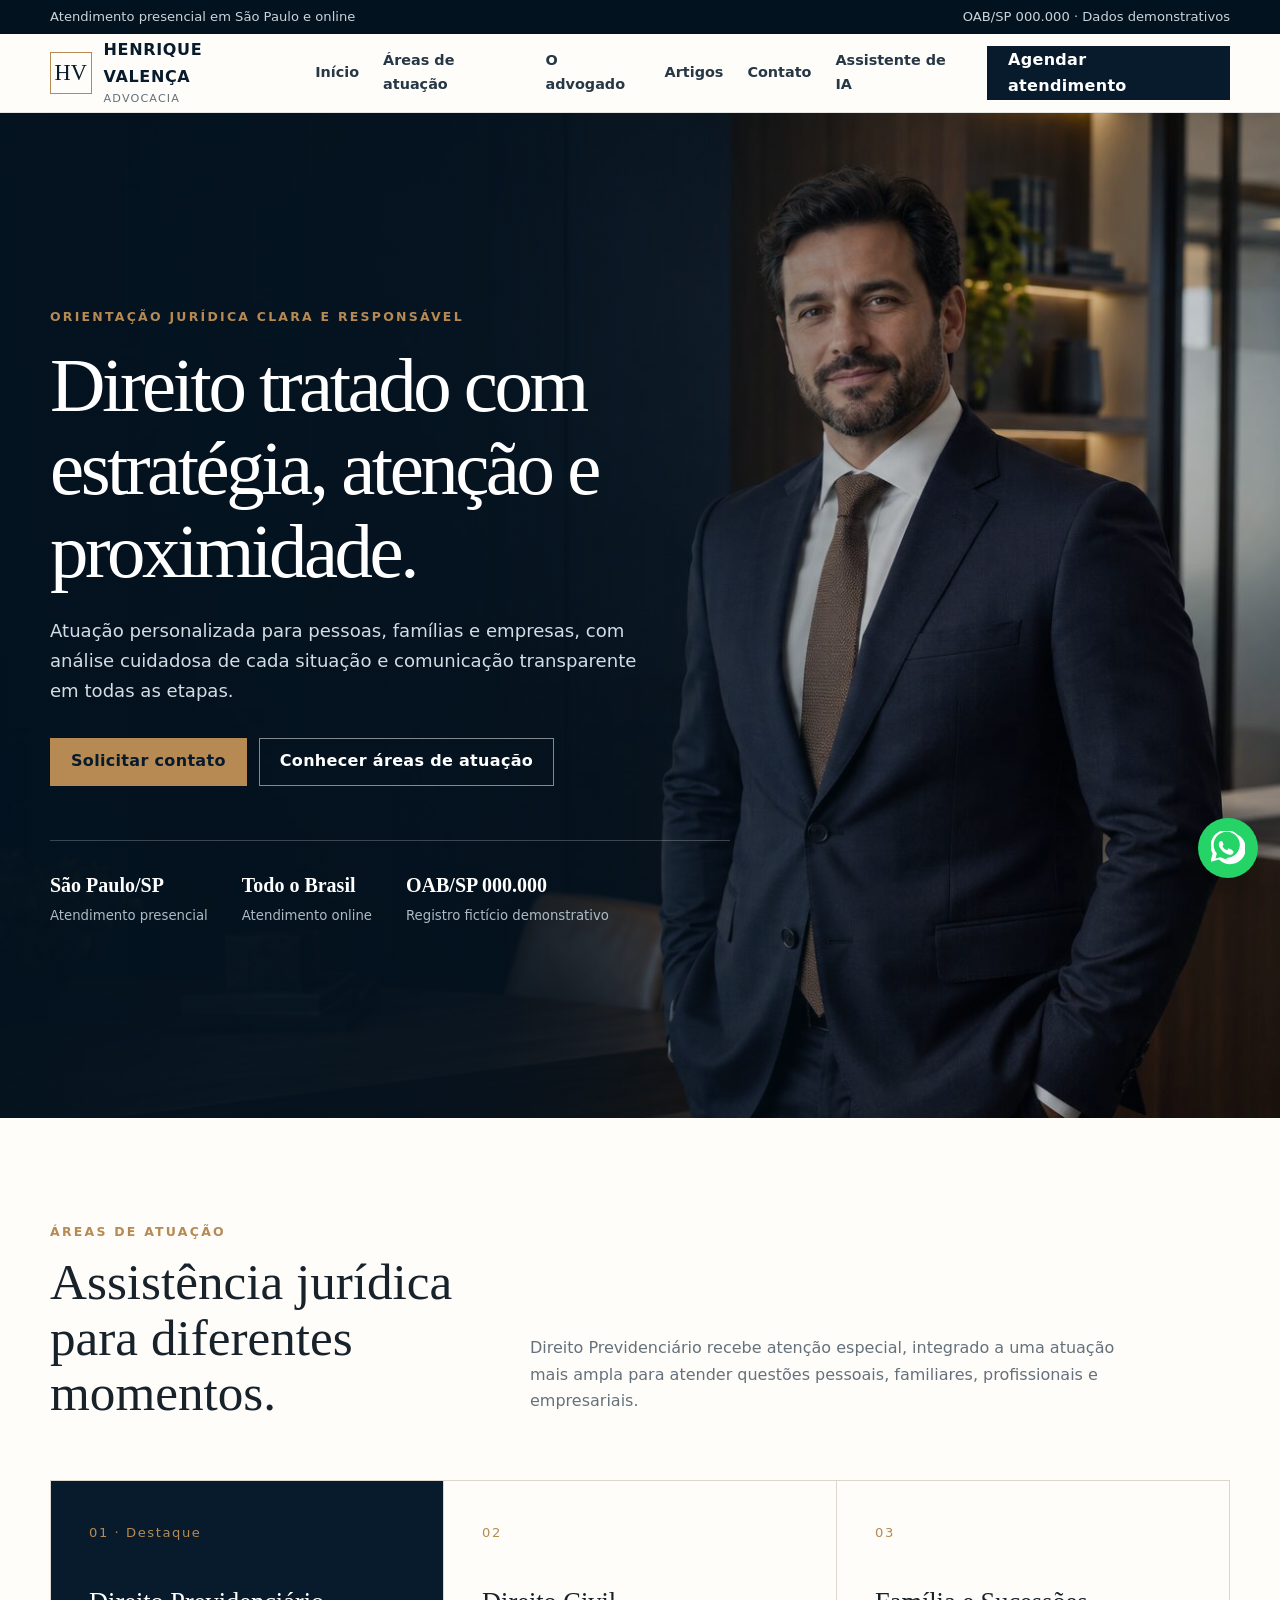
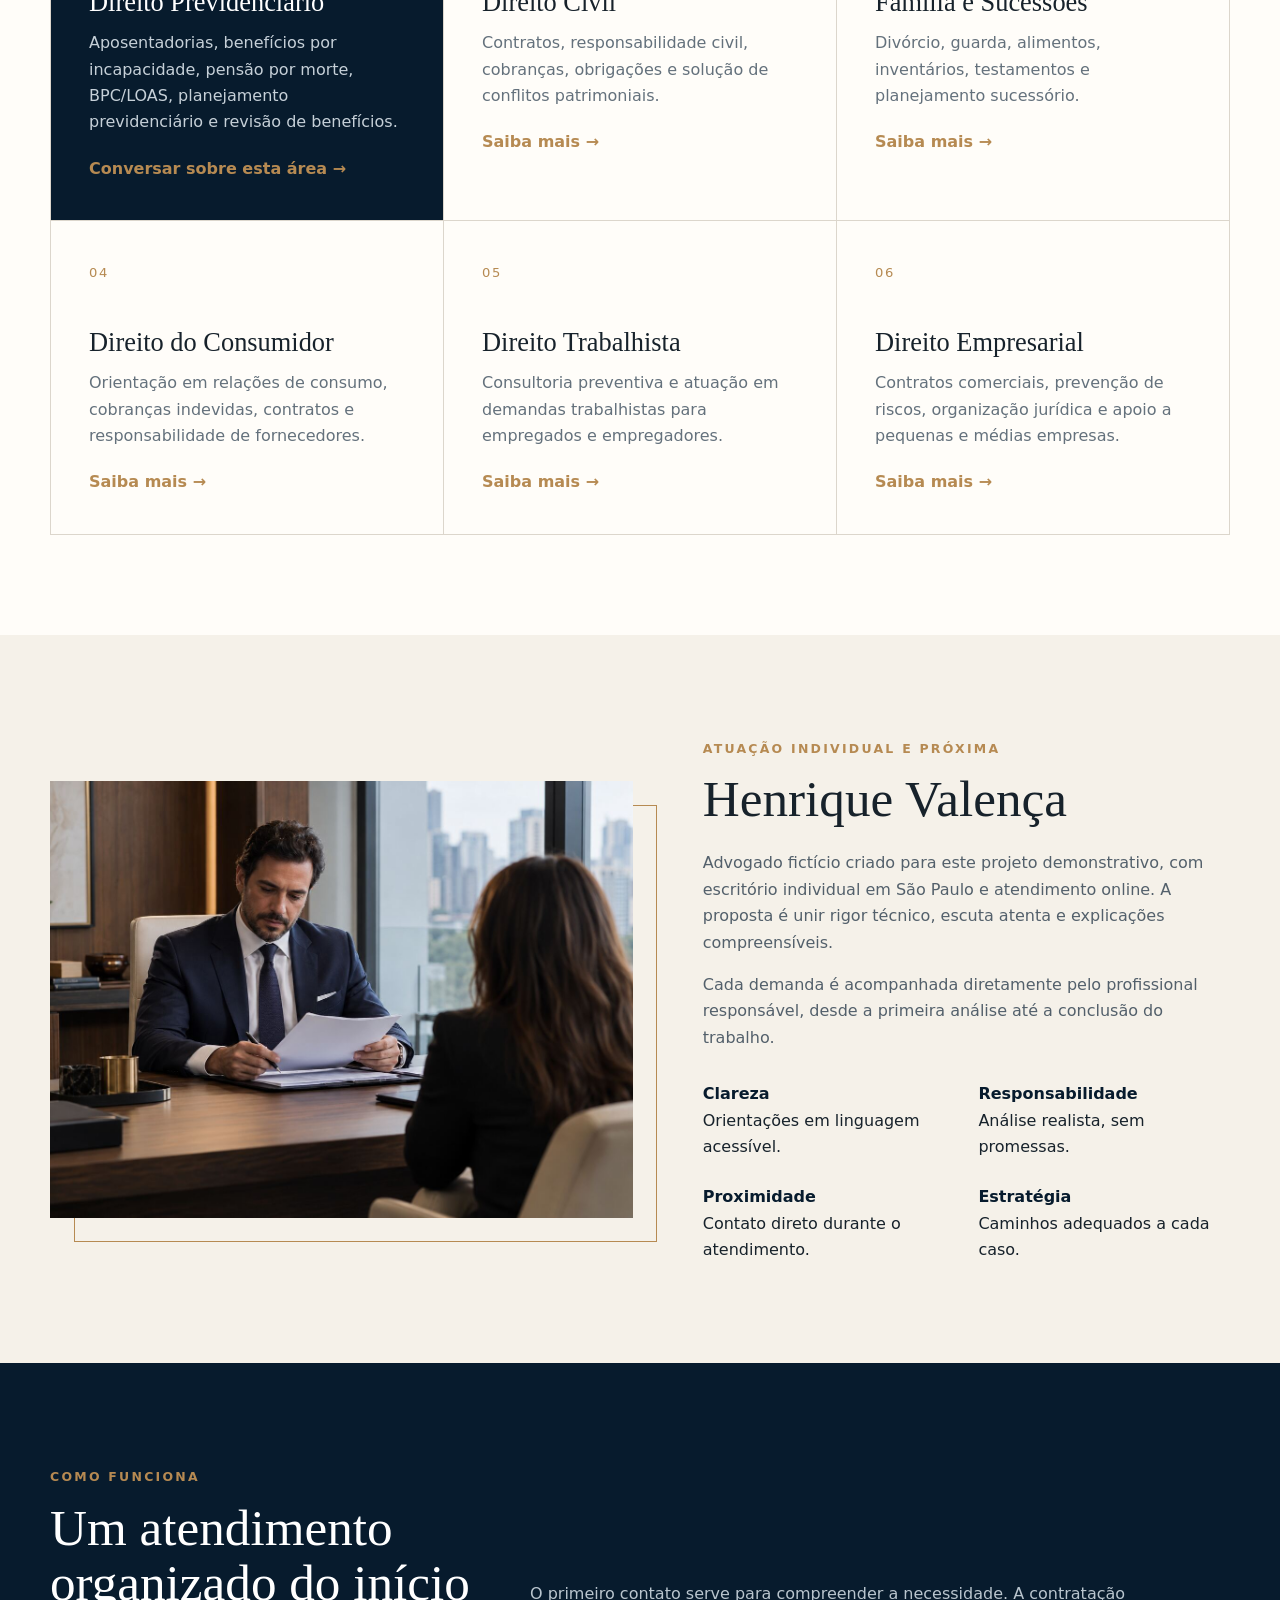
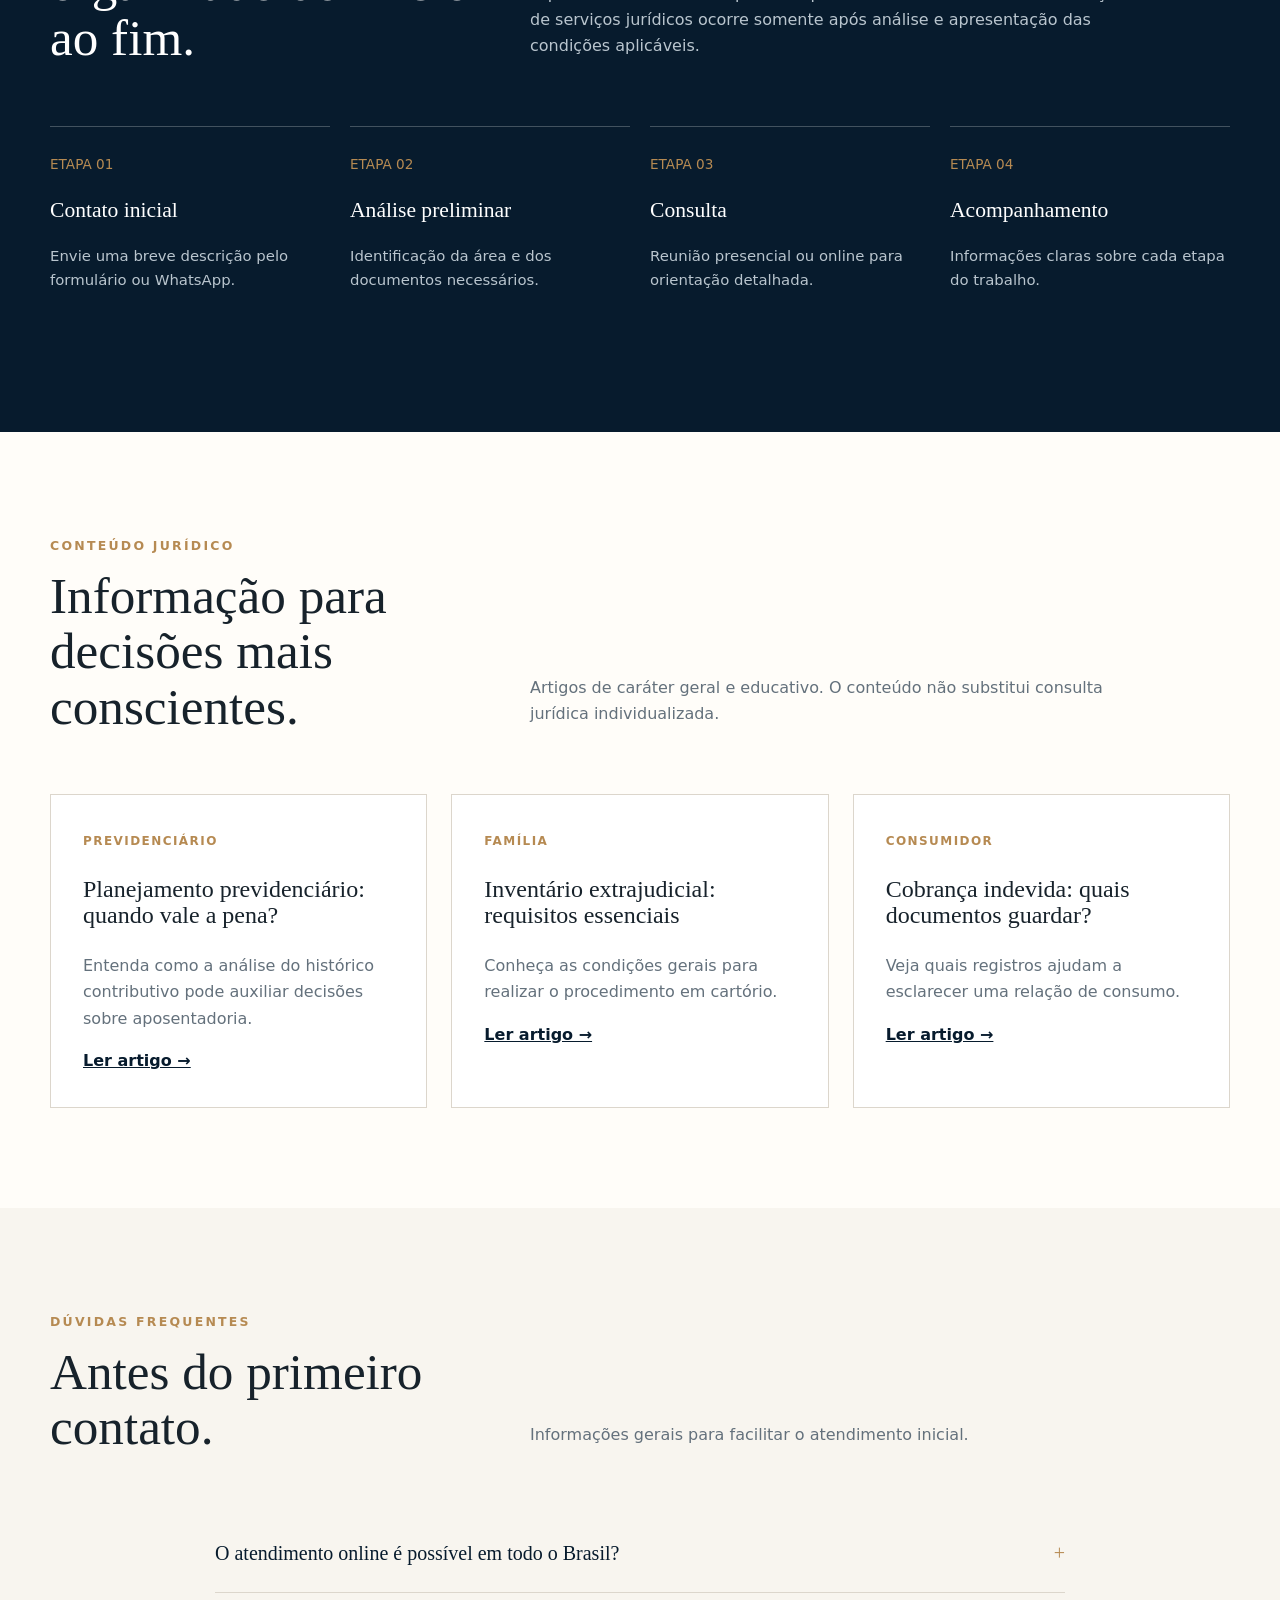
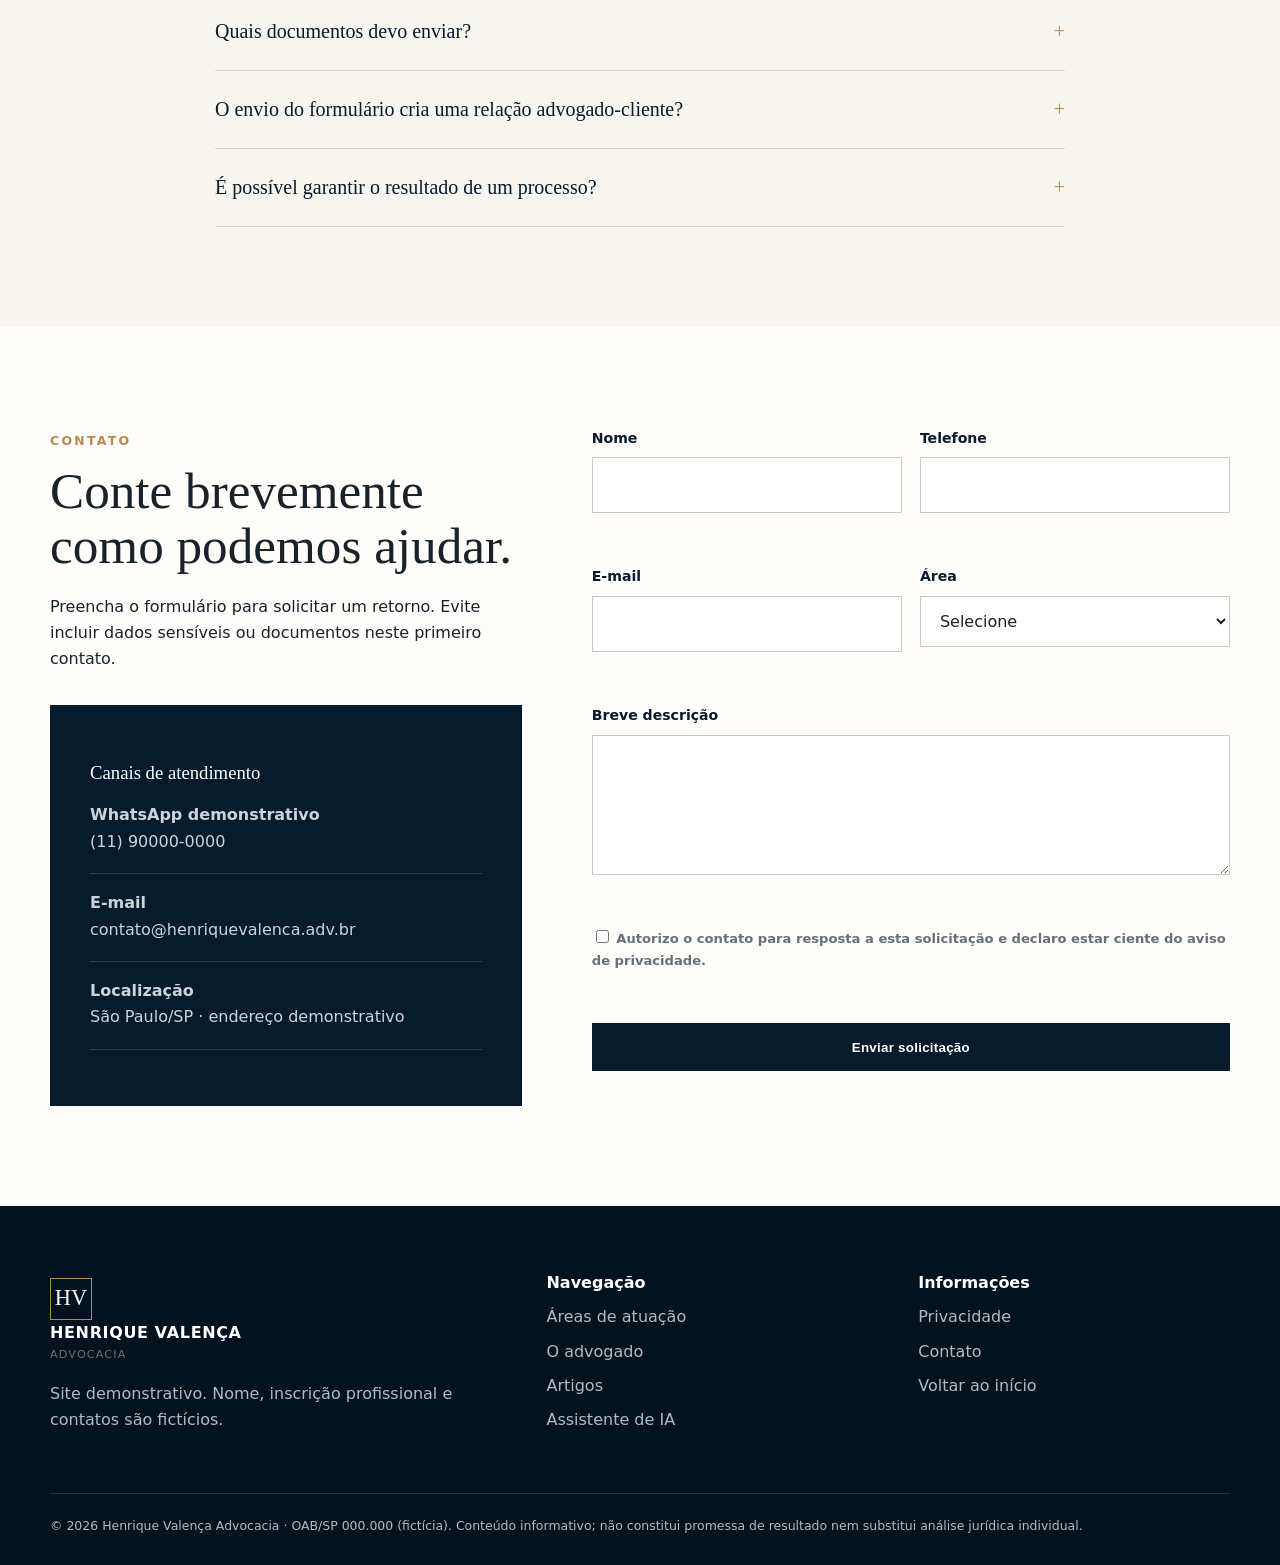
<file: index.html>
<!doctype html><html lang="pt-BR"><head><meta charset="utf-8"><meta name="viewport" content="width=device-width,initial-scale=1"><title>Henrique Valença | Advocacia em São Paulo</title><meta name="description" content="Atuação jurídica consultiva e contenciosa em Direito Previdenciário, Civil, Família, Consumidor, Trabalhista e Empresarial."><link rel="icon" href="favicon.svg" type="image/svg+xml"><link rel="stylesheet" href="styles.css"></head><body>
<div class="topbar"><div class="container"><span>Atendimento presencial em São Paulo e online</span><span>OAB/SP 000.000 · Dados demonstrativos</span></div></div>
<header class="header"><nav class="nav container" aria-label="Navegação principal"><a class="brand" href="index.html"><span class="mark">HV</span><span><strong>HENRIQUE VALENÇA</strong><small>Advocacia</small></span></a><button class="menu" aria-label="Abrir menu" aria-expanded="false">☰</button><div class="links"><a href="#inicio">Início</a><a href="#atuacao">Áreas de atuação</a><a href="#perfil">O advogado</a><a href="#artigos">Artigos</a><a href="#contato">Contato</a><a href="assistente.html">Assistente de IA</a></div><a class="btn dark" href="#contato">Agendar atendimento</a></nav></header>
<main><section class="hero" id="inicio"><div class="container"><div class="hero-copy"><span class="eyebrow">Orientação jurídica clara e responsável</span><h1>Direito tratado com estratégia, atenção e proximidade.</h1><p>Atuação personalizada para pessoas, famílias e empresas, com análise cuidadosa de cada situação e comunicação transparente em todas as etapas.</p><div class="actions"><a class="btn" href="#contato">Solicitar contato</a><a class="btn outline" href="#atuacao">Conhecer áreas de atuação</a></div><div class="credentials"><div><strong>São Paulo/SP</strong><span>Atendimento presencial</span></div><div><strong>Todo o Brasil</strong><span>Atendimento online</span></div><div><strong>OAB/SP 000.000</strong><span>Registro fictício demonstrativo</span></div></div></div></div></section>
<section id="atuacao"><div class="container"><div class="section-head"><div><span class="eyebrow">Áreas de atuação</span><h2>Assistência jurídica para diferentes momentos.</h2></div><p>Direito Previdenciário recebe atenção especial, integrado a uma atuação mais ampla para atender questões pessoais, familiares, profissionais e empresariais.</p></div><div class="practice-grid">
<article class="practice primary"><span class="num">01 · Destaque</span><h3>Direito Previdenciário</h3><p>Aposentadorias, benefícios por incapacidade, pensão por morte, BPC/LOAS, planejamento previdenciário e revisão de benefícios.</p><a href="#contato">Conversar sobre esta área →</a></article>
<article class="practice"><span class="num">02</span><h3>Direito Civil</h3><p>Contratos, responsabilidade civil, cobranças, obrigações e solução de conflitos patrimoniais.</p><a href="#contato">Saiba mais →</a></article>
<article class="practice"><span class="num">03</span><h3>Família e Sucessões</h3><p>Divórcio, guarda, alimentos, inventários, testamentos e planejamento sucessório.</p><a href="#contato">Saiba mais →</a></article>
<article class="practice"><span class="num">04</span><h3>Direito do Consumidor</h3><p>Orientação em relações de consumo, cobranças indevidas, contratos e responsabilidade de fornecedores.</p><a href="#contato">Saiba mais →</a></article>
<article class="practice"><span class="num">05</span><h3>Direito Trabalhista</h3><p>Consultoria preventiva e atuação em demandas trabalhistas para empregados e empregadores.</p><a href="#contato">Saiba mais →</a></article>
<article class="practice"><span class="num">06</span><h3>Direito Empresarial</h3><p>Contratos comerciais, prevenção de riscos, organização jurídica e apoio a pequenas e médias empresas.</p><a href="#contato">Saiba mais →</a></article></div></div></section>
<section class="about" id="perfil"><div class="container about-grid"><div class="photo-frame"><img src="assets/atendimento.jpg" alt="Advogado em atendimento individual no escritório"></div><div><span class="eyebrow">Atuação individual e próxima</span><h2>Henrique Valença</h2><p>Advogado fictício criado para este projeto demonstrativo, com escritório individual em São Paulo e atendimento online. A proposta é unir rigor técnico, escuta atenta e explicações compreensíveis.</p><p>Cada demanda é acompanhada diretamente pelo profissional responsável, desde a primeira análise até a conclusão do trabalho.</p><div class="principles"><div><strong>Clareza</strong><span>Orientações em linguagem acessível.</span></div><div><strong>Responsabilidade</strong><span>Análise realista, sem promessas.</span></div><div><strong>Proximidade</strong><span>Contato direto durante o atendimento.</span></div><div><strong>Estratégia</strong><span>Caminhos adequados a cada caso.</span></div></div></div></div></section>
<section class="process"><div class="container"><div class="section-head"><div><span class="eyebrow">Como funciona</span><h2>Um atendimento organizado do início ao fim.</h2></div><p>O primeiro contato serve para compreender a necessidade. A contratação de serviços jurídicos ocorre somente após análise e apresentação das condições aplicáveis.</p></div><div class="steps"><div class="step"><span>ETAPA 01</span><h3>Contato inicial</h3><p>Envie uma breve descrição pelo formulário ou WhatsApp.</p></div><div class="step"><span>ETAPA 02</span><h3>Análise preliminar</h3><p>Identificação da área e dos documentos necessários.</p></div><div class="step"><span>ETAPA 03</span><h3>Consulta</h3><p>Reunião presencial ou online para orientação detalhada.</p></div><div class="step"><span>ETAPA 04</span><h3>Acompanhamento</h3><p>Informações claras sobre cada etapa do trabalho.</p></div></div></div></section>
<section id="artigos"><div class="container"><div class="section-head"><div><span class="eyebrow">Conteúdo jurídico</span><h2>Informação para decisões mais conscientes.</h2></div><p>Artigos de caráter geral e educativo. O conteúdo não substitui consulta jurídica individualizada.</p></div><div class="articles-grid"><article class="article"><span class="tag">Previdenciário</span><h3>Planejamento previdenciário: quando vale a pena?</h3><p>Entenda como a análise do histórico contributivo pode auxiliar decisões sobre aposentadoria.</p><a href="artigos.html#planejamento">Ler artigo →</a></article><article class="article"><span class="tag">Família</span><h3>Inventário extrajudicial: requisitos essenciais</h3><p>Conheça as condições gerais para realizar o procedimento em cartório.</p><a href="artigos.html#inventario">Ler artigo →</a></article><article class="article"><span class="tag">Consumidor</span><h3>Cobrança indevida: quais documentos guardar?</h3><p>Veja quais registros ajudam a esclarecer uma relação de consumo.</p><a href="artigos.html#cobranca">Ler artigo →</a></article></div></div></section>
<section class="faq"><div class="container"><div class="section-head"><div><span class="eyebrow">Dúvidas frequentes</span><h2>Antes do primeiro contato.</h2></div><p>Informações gerais para facilitar o atendimento inicial.</p></div><div class="faq-list"><details><summary>O atendimento online é possível em todo o Brasil?</summary><p>Sim. A consulta pode ocorrer por videoconferência. A viabilidade do atendimento e a documentação necessária são confirmadas no contato inicial.</p></details><details><summary>Quais documentos devo enviar?</summary><p>Depende da área e da situação. Inicialmente, envie apenas uma descrição breve. A lista de documentos será indicada após a triagem.</p></details><details><summary>O envio do formulário cria uma relação advogado-cliente?</summary><p>Não. O formulário é um pedido de contato. A contratação somente ocorre após análise, identificação das partes e formalização específica.</p></details><details><summary>É possível garantir o resultado de um processo?</summary><p>Não. Nenhum resultado pode ser garantido. A atuação jurídica envolve análise técnica e acompanhamento responsável das particularidades de cada caso.</p></details></div></div></section>
<section class="contact" id="contato"><div class="container contact-grid"><div><span class="eyebrow">Contato</span><h2>Conte brevemente como podemos ajudar.</h2><p>Preencha o formulário para solicitar um retorno. Evite incluir dados sensíveis ou documentos neste primeiro contato.</p><div class="contact-info"><h3>Canais de atendimento</h3><p><strong>WhatsApp demonstrativo</strong><br>(11) 90000-0000</p><p><strong>E-mail</strong><br>contato@henriquevalenca.adv.br</p><p><strong>Localização</strong><br>São Paulo/SP · endereço demonstrativo</p></div></div><form class="form" id="contact-form"><div class="success" role="status">Mensagem demonstrativa enviada. Em um site real, ela será encaminhada ao escritório.</div><div class="field"><label for="nome">Nome</label><input id="nome" name="nome" required autocomplete="name"></div><div class="field"><label for="telefone">Telefone</label><input id="telefone" name="telefone" required inputmode="tel" autocomplete="tel"></div><div class="field"><label for="email">E-mail</label><input id="email" type="email" name="email" required autocomplete="email"></div><div class="field"><label for="area">Área</label><select id="area" name="area" required><option value="">Selecione</option><option>Previdenciário</option><option>Civil</option><option>Família e Sucessões</option><option>Consumidor</option><option>Trabalhista</option><option>Empresarial</option><option>Não sei informar</option></select></div><div class="field full"><label for="mensagem">Breve descrição</label><textarea id="mensagem" name="mensagem" required></textarea></div><div class="field full"><label class="consent"><input type="checkbox" required style="width:auto"> Autorizo o contato para resposta a esta solicitação e declaro estar ciente do aviso de privacidade.</label></div><div class="field full"><button class="btn dark" type="submit">Enviar solicitação</button></div></form></div></section></main>
<footer class="footer"><div class="container"><div class="footer-grid"><div><a class="brand" href="index.html"><span class="mark" style="color:white">HV</span><span><strong>HENRIQUE VALENÇA</strong><small>Advocacia</small></span></a><p>Site demonstrativo. Nome, inscrição profissional e contatos são fictícios.</p></div><div><strong>Navegação</strong><a href="#atuacao">Áreas de atuação</a><a href="#perfil">O advogado</a><a href="#artigos">Artigos</a><a href="assistente.html">Assistente de IA</a></div><div><strong>Informações</strong><a href="privacidade.html">Privacidade</a><a href="#contato">Contato</a><a href="#inicio">Voltar ao início</a></div></div><div class="footer-bottom">© 2026 Henrique Valença Advocacia · OAB/SP 000.000 (fictícia). Conteúdo informativo; não constitui promessa de resultado nem substitui análise jurídica individual.</div></div></footer><a class="whatsapp" href="https://wa.me/5511900000000?text=Ol%C3%A1%2C%20gostaria%20de%20solicitar%20um%20contato." target="_blank" rel="noopener" aria-label="Conversar pelo WhatsApp"><span class="whatsapp-tip">Fale conosco</span><svg viewBox="0 0 32 32" aria-hidden="true"><path d="M19.1 17.4c-.3-.2-1.8-.9-2.1-1-.3-.1-.5-.2-.7.2-.2.3-.8 1-.9 1.2-.2.2-.3.2-.6.1-1.7-.8-2.8-1.5-3.9-3.4-.3-.5.3-.5.8-1.6.1-.2.1-.4 0-.6-.1-.2-.7-1.7-1-2.3-.3-.6-.5-.5-.7-.5h-.6c-.2 0-.6.1-.9.4-.3.3-1.2 1.2-1.2 2.9s1.2 3.3 1.4 3.5c.2.2 2.4 3.7 5.9 5.2 2.2.9 3.1 1 4.2.8 1.3-.2 1.8-.8 2.1-1.6.3-.8.3-1.4.2-1.6-.1-.1-.3-.2-.6-.4m-4.8 7.9h0a12.3 12.3 0 0 1-6.3-1.7l-.5-.3-4.7 1.2 1.3-4.6-.3-.5A12.3 12.3 0 1 1 14.3 25.3m10.5-22A14.8 14.8 0 0 0 1.5 21.1L-.6 29l8.1-2.1a14.8 14.8 0 1 0 17.3-23.6"/></svg></a><script src="script.js"></script></body></html>
</file>
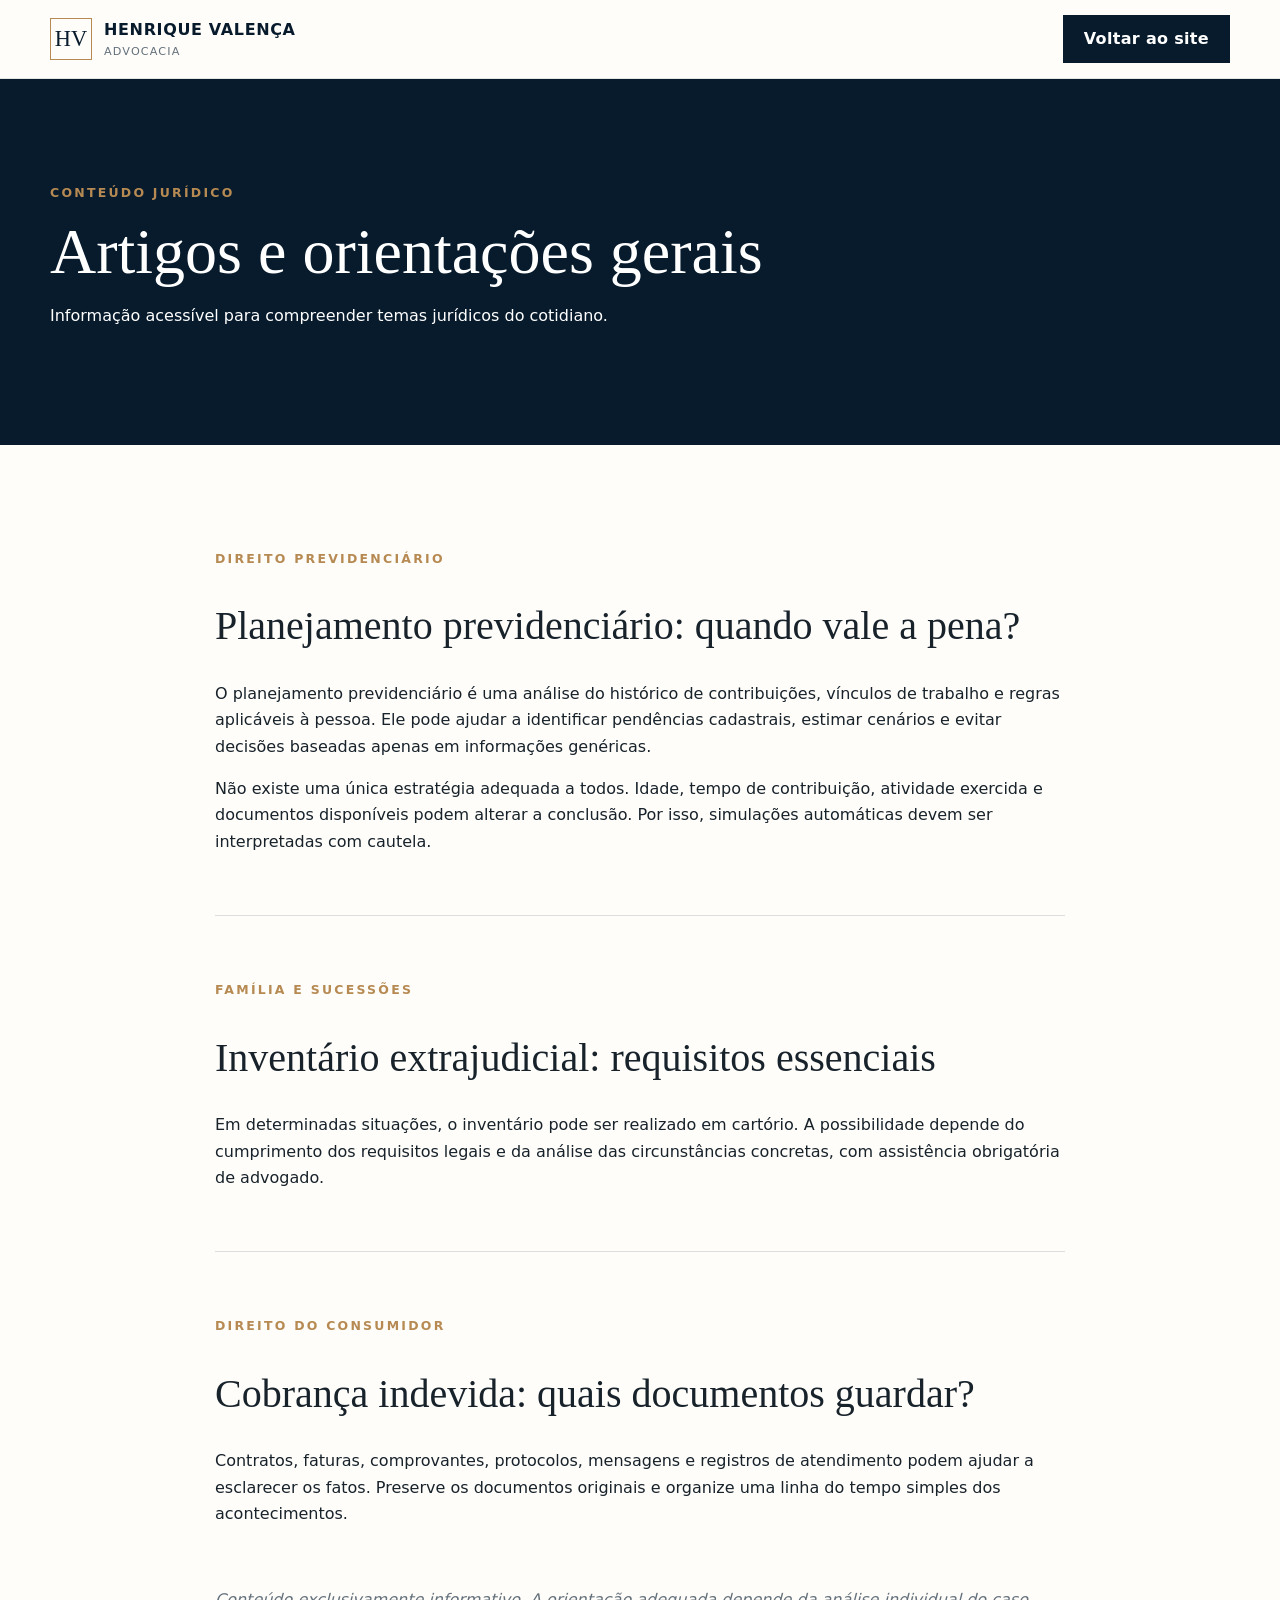
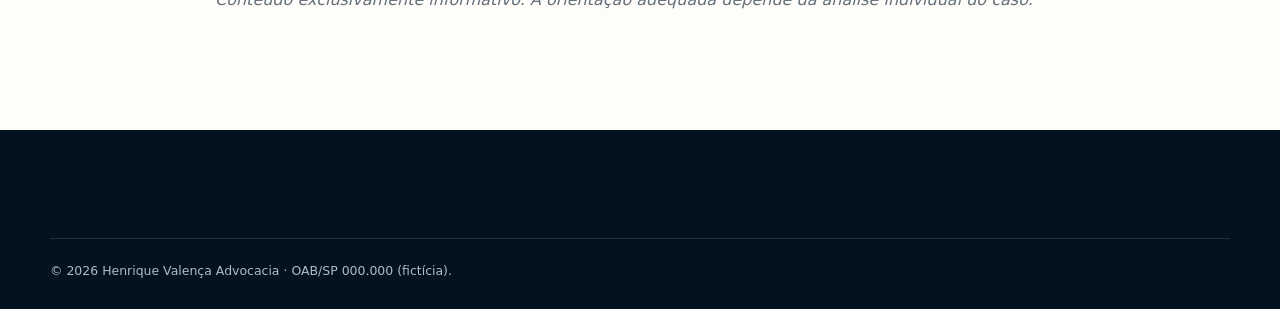
<file: artigos.html>
<!doctype html><html lang="pt-BR"><head><meta charset="utf-8"><meta name="viewport" content="width=device-width,initial-scale=1"><title>Artigos | Henrique Valença Advocacia</title><meta name="description" content="Conteúdo jurídico informativo sobre Previdenciário, Família e Consumidor."><link rel="icon" href="favicon.svg" type="image/svg+xml"><link rel="stylesheet" href="styles.css"></head><body><header class="header"><nav class="nav container"><a class="brand" href="index.html"><span class="mark">HV</span><span><strong>HENRIQUE VALENÇA</strong><small>Advocacia</small></span></a><a class="btn dark" href="index.html">Voltar ao site</a></nav></header><div class="inner-hero"><div class="container"><span class="eyebrow">Conteúdo jurídico</span><h1>Artigos e orientações gerais</h1><p>Informação acessível para compreender temas jurídicos do cotidiano.</p></div></div><main><section><div class="container" style="max-width:850px"><article id="planejamento"><span class="eyebrow">Direito Previdenciário</span><h2 style="font-size:2.5rem">Planejamento previdenciário: quando vale a pena?</h2><p>O planejamento previdenciário é uma análise do histórico de contribuições, vínculos de trabalho e regras aplicáveis à pessoa. Ele pode ajudar a identificar pendências cadastrais, estimar cenários e evitar decisões baseadas apenas em informações genéricas.</p><p>Não existe uma única estratégia adequada a todos. Idade, tempo de contribuição, atividade exercida e documentos disponíveis podem alterar a conclusão. Por isso, simulações automáticas devem ser interpretadas com cautela.</p></article><hr style="margin:60px 0;border:0;border-top:1px solid #ddd"><article id="inventario"><span class="eyebrow">Família e Sucessões</span><h2 style="font-size:2.5rem">Inventário extrajudicial: requisitos essenciais</h2><p>Em determinadas situações, o inventário pode ser realizado em cartório. A possibilidade depende do cumprimento dos requisitos legais e da análise das circunstâncias concretas, com assistência obrigatória de advogado.</p></article><hr style="margin:60px 0;border:0;border-top:1px solid #ddd"><article id="cobranca"><span class="eyebrow">Direito do Consumidor</span><h2 style="font-size:2.5rem">Cobrança indevida: quais documentos guardar?</h2><p>Contratos, faturas, comprovantes, protocolos, mensagens e registros de atendimento podem ajudar a esclarecer os fatos. Preserve os documentos originais e organize uma linha do tempo simples dos acontecimentos.</p></article><p style="margin-top:60px;color:#64717c"><em>Conteúdo exclusivamente informativo. A orientação adequada depende da análise individual do caso.</em></p></div></section></main><footer class="footer"><div class="container"><div class="footer-bottom">© 2026 Henrique Valença Advocacia · OAB/SP 000.000 (fictícia).</div></div></footer></body></html>
</file>
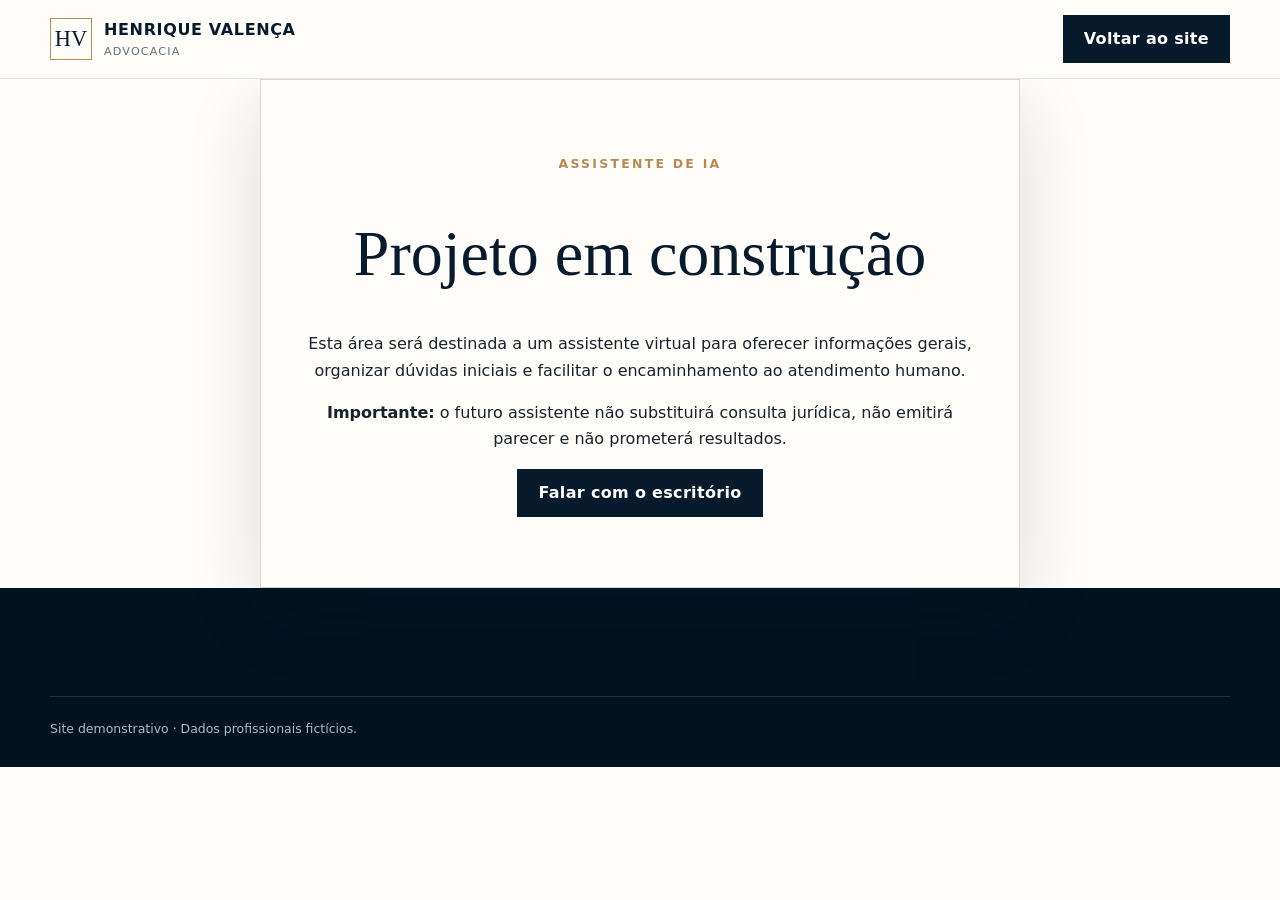
<file: assistente.html>
<!doctype html><html lang="pt-BR"><head><meta charset="utf-8"><meta name="viewport" content="width=device-width,initial-scale=1"><title>Assistente de IA | Henrique Valença</title><meta name="description" content="Área demonstrativa do futuro assistente de IA do escritório."><link rel="icon" href="favicon.svg" type="image/svg+xml"><link rel="stylesheet" href="styles.css"></head><body><header class="header"><nav class="nav container"><a class="brand" href="index.html"><span class="mark">HV</span><span><strong>HENRIQUE VALENÇA</strong><small>Advocacia</small></span></a><a class="btn dark" href="index.html">Voltar ao site</a></nav></header><main class="construction"><div class="box"><span class="eyebrow">Assistente de IA</span><h1>Projeto em construção</h1><p>Esta área será destinada a um assistente virtual para oferecer informações gerais, organizar dúvidas iniciais e facilitar o encaminhamento ao atendimento humano.</p><p><strong>Importante:</strong> o futuro assistente não substituirá consulta jurídica, não emitirá parecer e não prometerá resultados.</p><a class="btn dark" href="index.html#contato">Falar com o escritório</a></div></main><footer class="footer"><div class="container"><div class="footer-bottom">Site demonstrativo · Dados profissionais fictícios.</div></div></footer></body></html>
</file>
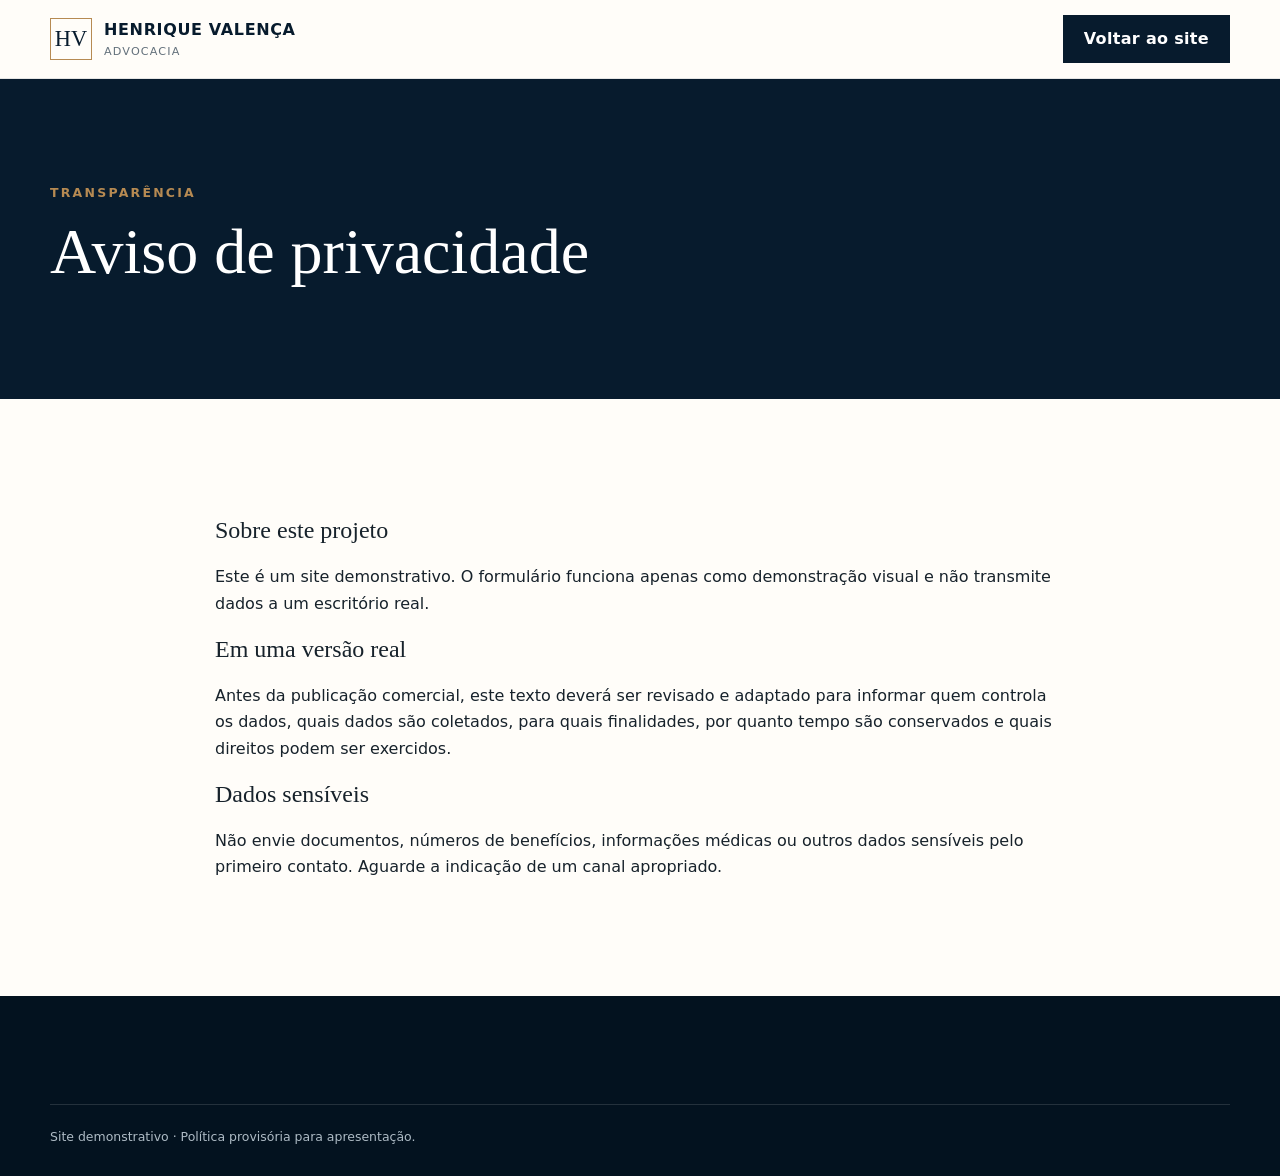
<file: privacidade.html>
<!doctype html><html lang="pt-BR"><head><meta charset="utf-8"><meta name="viewport" content="width=device-width,initial-scale=1"><title>Privacidade | Henrique Valença Advocacia</title><link rel="icon" href="favicon.svg" type="image/svg+xml"><link rel="stylesheet" href="styles.css"></head><body><header class="header"><nav class="nav container"><a class="brand" href="index.html"><span class="mark">HV</span><span><strong>HENRIQUE VALENÇA</strong><small>Advocacia</small></span></a><a class="btn dark" href="index.html">Voltar ao site</a></nav></header><main><div class="inner-hero"><div class="container"><span class="eyebrow">Transparência</span><h1>Aviso de privacidade</h1></div></div><section><div class="container" style="max-width:850px"><h2>Sobre este projeto</h2><p>Este é um site demonstrativo. O formulário funciona apenas como demonstração visual e não transmite dados a um escritório real.</p><h2>Em uma versão real</h2><p>Antes da publicação comercial, este texto deverá ser revisado e adaptado para informar quem controla os dados, quais dados são coletados, para quais finalidades, por quanto tempo são conservados e quais direitos podem ser exercidos.</p><h2>Dados sensíveis</h2><p>Não envie documentos, números de benefícios, informações médicas ou outros dados sensíveis pelo primeiro contato. Aguarde a indicação de um canal apropriado.</p></div></section></main><footer class="footer"><div class="container"><div class="footer-bottom">Site demonstrativo · Política provisória para apresentação.</div></div></footer></body></html>
</file>
<file: styles.css>
:root{--navy:#071b2d;--navy2:#0d2c44;--ivory:#f5f1e9;--paper:#fffdf9;--bronze:#b68a52;--ink:#17222b;--muted:#64717c;--line:#dcd6cc;--white:#fff;--shadow:0 24px 70px rgba(7,27,45,.14);font-family:Inter,system-ui,-apple-system,"Segoe UI",sans-serif;color:var(--ink);background:var(--paper)}
*{box-sizing:border-box}html{scroll-behavior:smooth}body{margin:0;background:var(--paper);font-size:16px;line-height:1.65}a{color:inherit}img{max-width:100%;display:block}.container{width:min(1180px,calc(100% - 40px));margin:auto}.serif,h1,h2,h3{font-family:Georgia,"Times New Roman",serif;font-weight:500;line-height:1.08}.eyebrow{font-size:.78rem;letter-spacing:.18em;text-transform:uppercase;font-weight:700;color:var(--bronze)}
.topbar{background:#03121f;color:#cad3da;font-size:.82rem}.topbar .container{min-height:34px;display:flex;justify-content:space-between;align-items:center;gap:20px}.header{position:sticky;top:0;z-index:20;background:rgba(255,253,249,.96);backdrop-filter:blur(16px);border-bottom:1px solid rgba(7,27,45,.1)}.nav{min-height:78px;display:flex;align-items:center;justify-content:space-between;gap:22px}.brand{text-decoration:none;display:flex;align-items:center;gap:12px}.mark{width:42px;height:42px;border:1px solid var(--bronze);display:grid;place-items:center;color:var(--navy);font-family:Georgia;font-size:1.4rem}.brand strong{display:block;color:var(--navy);letter-spacing:.04em}.brand small{display:block;color:var(--muted);font-size:.7rem;letter-spacing:.1em;text-transform:uppercase}.links{display:flex;align-items:center;gap:24px}.links a{text-decoration:none;font-size:.9rem;font-weight:650;color:#263746}.links a:hover{color:var(--bronze)}.menu{display:none;background:none;border:1px solid var(--line);padding:9px 12px;font-size:1.1rem}.btn{display:inline-flex;align-items:center;justify-content:center;gap:8px;min-height:48px;padding:0 20px;border:1px solid var(--bronze);background:var(--bronze);color:#071b2d;text-decoration:none;font-weight:750;letter-spacing:.02em;cursor:pointer}.btn.outline{background:transparent;color:var(--white);border-color:rgba(255,255,255,.5)}.btn.dark{background:var(--navy);color:white;border-color:var(--navy)}
.hero{min-height:680px;background:linear-gradient(90deg,rgba(3,18,31,.98) 0%,rgba(3,18,31,.88) 38%,rgba(3,18,31,.18) 72%),url('assets/henrique-hero.jpg') center/cover;color:white;display:flex;align-items:center}.hero-copy{max-width:680px;padding:90px 0}.hero h1{font-size:clamp(2.7rem,6vw,5.25rem);margin:16px 0 22px;letter-spacing:-.045em}.hero p{max-width:590px;color:#d4dde4;font-size:1.13rem}.actions{display:flex;gap:12px;flex-wrap:wrap;margin-top:32px}.credentials{display:flex;gap:34px;flex-wrap:wrap;margin-top:54px;padding-top:28px;border-top:1px solid rgba(255,255,255,.22)}.credentials strong{display:block;font-family:Georgia;font-size:1.25rem}.credentials span{color:#aebbc5;font-size:.83rem}
section{padding:100px 0}.section-head{display:grid;grid-template-columns:.75fr 1.25fr;gap:60px;align-items:end;margin-bottom:50px}.section-head h2{font-size:clamp(2.1rem,4vw,3.7rem);margin:10px 0}.section-head p{color:var(--muted);max-width:600px}.practice-grid{display:grid;grid-template-columns:repeat(3,1fr);gap:1px;background:var(--line);border:1px solid var(--line)}.practice{background:var(--paper);padding:38px;min-height:280px;transition:.25s}.practice:hover{background:white;transform:translateY(-3px);box-shadow:var(--shadow);z-index:1}.practice.primary{background:var(--navy);color:white}.practice .num{color:var(--bronze);font-size:.82rem;letter-spacing:.12em}.practice h3{font-size:1.65rem;margin:42px 0 14px}.practice p{color:var(--muted);margin:0}.practice.primary p{color:#c6d0d8}.practice a{display:inline-block;margin-top:20px;color:var(--bronze);font-weight:700;text-decoration:none}
.about{background:var(--ivory)}.about-grid{display:grid;grid-template-columns:1.05fr .95fr;gap:70px;align-items:center}.photo-frame{position:relative}.photo-frame:after{content:"";position:absolute;inset:24px -24px -24px 24px;border:1px solid var(--bronze);z-index:0}.photo-frame img{position:relative;z-index:1;aspect-ratio:4/3;object-fit:cover}.about h2{font-size:clamp(2.2rem,4vw,3.8rem);margin:10px 0 24px}.about p{color:#53606b}.principles{display:grid;grid-template-columns:1fr 1fr;gap:24px;margin-top:30px}.principles strong{display:block;color:var(--navy)}
.process{background:var(--navy);color:white}.process .section-head p{color:#b9c5ce}.steps{display:grid;grid-template-columns:repeat(4,1fr);gap:20px}.step{border-top:1px solid rgba(255,255,255,.24);padding:24px 0}.step span{color:var(--bronze);font-size:.85rem}.step h3{font-size:1.35rem}.step p{color:#b9c5ce;font-size:.93rem}
.articles-grid{display:grid;grid-template-columns:repeat(3,1fr);gap:24px}.article{border:1px solid var(--line);padding:32px;background:white}.article .tag{font-size:.75rem;text-transform:uppercase;letter-spacing:.12em;color:var(--bronze);font-weight:700}.article h3{font-size:1.5rem}.article p{color:var(--muted)}.article a{font-weight:700;color:var(--navy)}
.faq{background:#f8f5ef}.faq-list{max-width:850px;margin:0 auto}.faq details{border-bottom:1px solid var(--line);padding:22px 0}.faq summary{cursor:pointer;font-family:Georgia;font-size:1.25rem;color:var(--navy);list-style:none;display:flex;justify-content:space-between}.faq summary:after{content:"+";color:var(--bronze)}.faq details[open] summary:after{content:"−"}.faq details p{color:var(--muted);padding-right:40px}
.contact{background:var(--paper)}.contact-grid{display:grid;grid-template-columns:.85fr 1.15fr;gap:70px}.contact h2{font-size:clamp(2.2rem,4vw,3.6rem);margin:10px 0 20px}.contact-info{background:var(--navy);color:white;padding:40px;margin-top:32px}.contact-info p{color:#cad4dc;border-bottom:1px solid rgba(255,255,255,.15);padding-bottom:18px}.form{display:grid;grid-template-columns:1fr 1fr;gap:18px}.field{display:flex;flex-direction:column;gap:7px}.field.full{grid-column:1/-1}label{font-size:.88rem;font-weight:700;color:var(--navy)}input,select,textarea{width:100%;border:1px solid #cfc9bf;background:white;padding:14px 15px;font:inherit;color:var(--ink);border-radius:0}textarea{min-height:140px;resize:vertical}.consent{font-size:.82rem;color:var(--muted)}.success{display:none;padding:14px;background:#e8f3ea;color:#184d27;border:1px solid #b6d5bc}.success.show{display:block}
.footer{background:#03121f;color:#aebbc5;padding:64px 0 28px}.footer-grid{display:grid;grid-template-columns:1.4fr 1fr 1fr;gap:60px}.footer h3,.footer strong{color:white}.footer a{display:block;color:#aebbc5;text-decoration:none;margin:8px 0}.footer-bottom{border-top:1px solid rgba(255,255,255,.13);margin-top:44px;padding-top:22px;font-size:.78rem}.whatsapp{position:fixed;right:22px;bottom:22px;z-index:30;width:60px;height:60px;border-radius:50%;display:grid;place-items:center;background:#25d366;color:white;text-decoration:none;box-shadow:0 10px 28px rgba(0,0,0,.28);transition:transform .2s,box-shadow .2s}.whatsapp:hover,.whatsapp:focus-visible{transform:scale(1.08);box-shadow:0 14px 34px rgba(0,0,0,.34)}.whatsapp svg{width:34px;height:34px;fill:currentColor}.whatsapp-tip{position:absolute;right:70px;white-space:nowrap;background:#fff;color:#25323b;padding:7px 11px;border-radius:5px;font-size:.78rem;font-weight:700;box-shadow:0 5px 18px rgba(0,0,0,.18);opacity:0;transform:translateX(6px);pointer-events:none;transition:.2s}.whatsapp:hover .whatsapp-tip,.whatsapp:focus-visible .whatsapp-tip{opacity:1;transform:none}.inner-hero{background:var(--navy);color:white;padding:100px 0}.inner-hero h1{font-size:clamp(2.6rem,5vw,4.8rem);margin:12px 0}.construction{min-height:55vh;display:grid;place-items:center;text-align:center}.construction .box{max-width:760px;border:1px solid var(--line);padding:70px 40px;box-shadow:var(--shadow)}.construction h1{font-size:clamp(2.3rem,5vw,4rem);color:var(--navy)}
@media(max-width:900px){.links{display:none;position:absolute;left:0;right:0;top:78px;background:var(--paper);padding:24px;flex-direction:column;align-items:flex-start;border-bottom:1px solid var(--line)}.links.open{display:flex}.menu{display:block}.nav>.btn{display:none}.hero{min-height:640px;background-position:60% center}.section-head,.about-grid,.contact-grid{grid-template-columns:1fr;gap:30px}.practice-grid{grid-template-columns:1fr 1fr}.steps{grid-template-columns:1fr 1fr}.articles-grid{grid-template-columns:1fr}.photo-frame:after{display:none}}
@media(max-width:620px){.topbar{display:none}.container{width:min(100% - 28px,1180px)}.hero{background:linear-gradient(90deg,rgba(3,18,31,.97),rgba(3,18,31,.55)),url('assets/henrique-hero.jpg') 68% center/cover}.hero-copy{padding:72px 0}.hero h1{font-size:2.75rem}.credentials{gap:20px}.practice-grid,.steps,.principles,.form,.footer-grid{grid-template-columns:1fr}.field.full{grid-column:auto}section{padding:72px 0}.footer-grid{gap:28px}}
</file>
